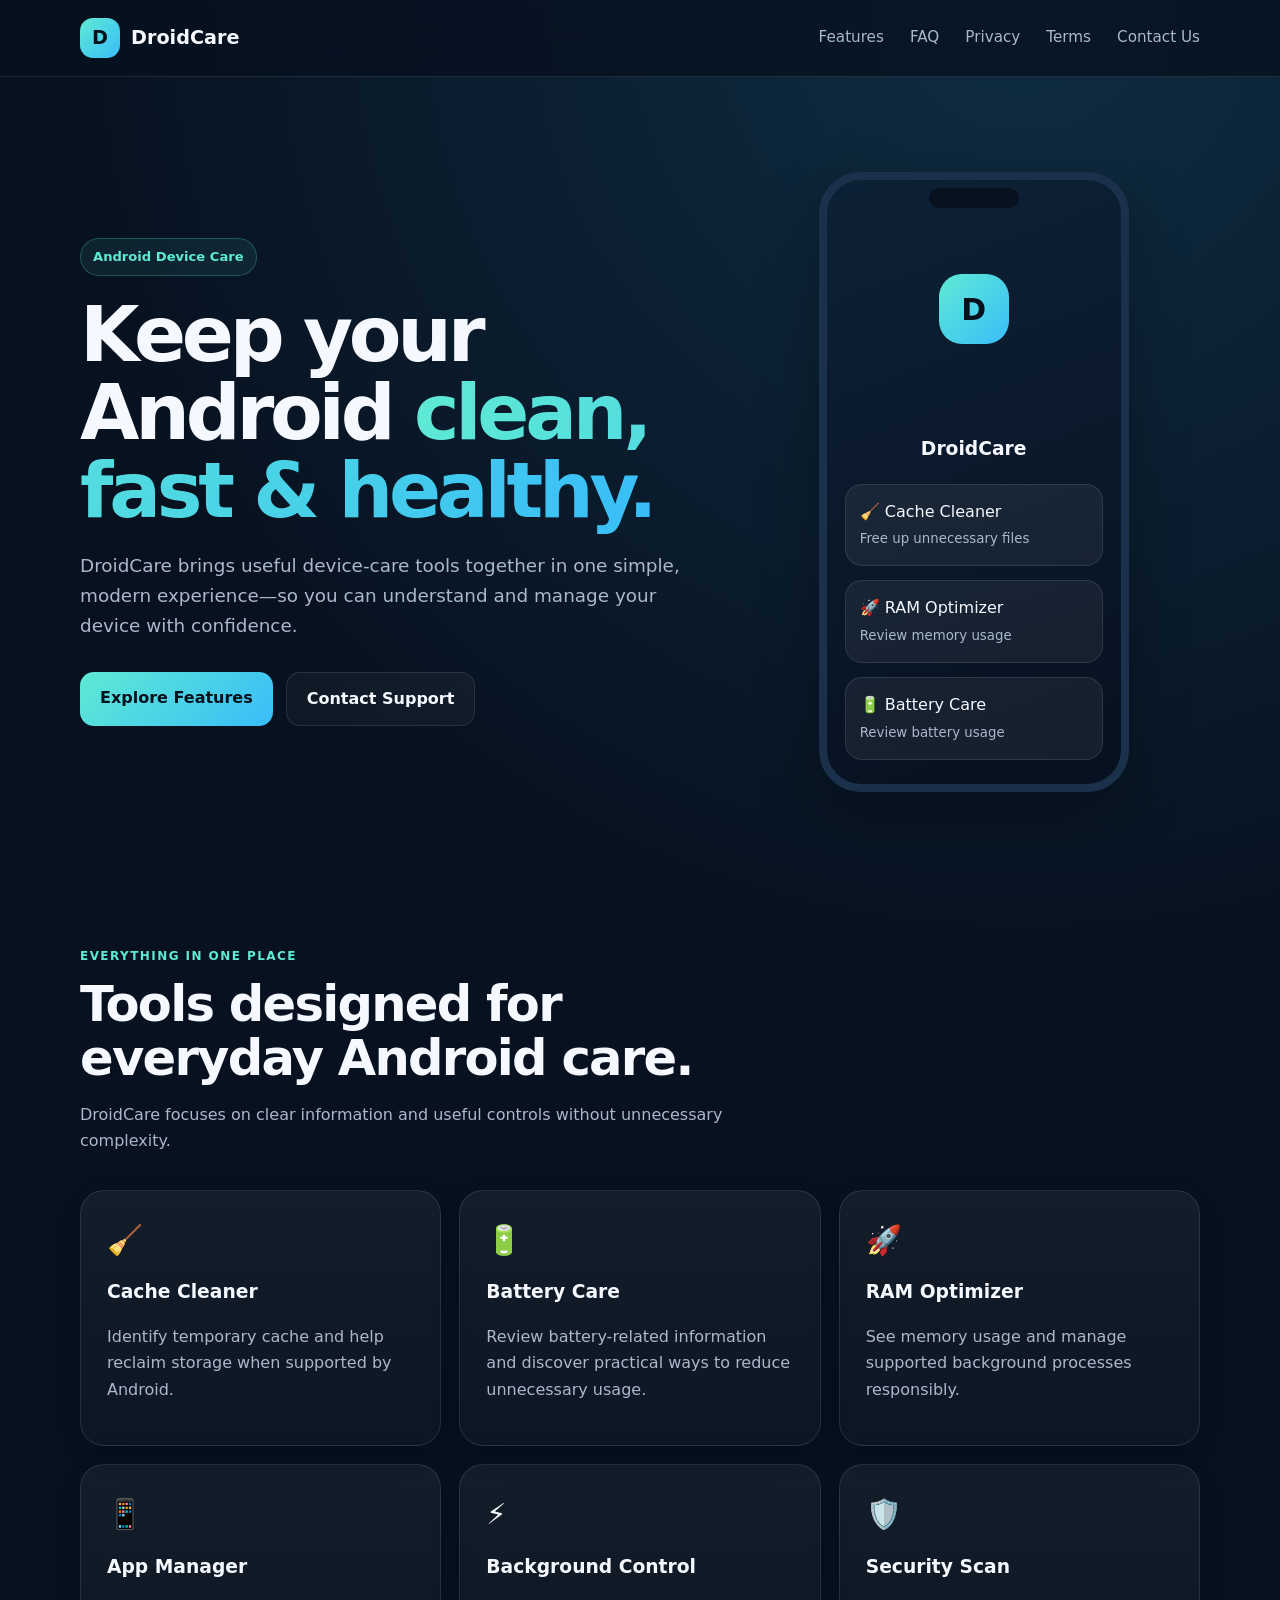
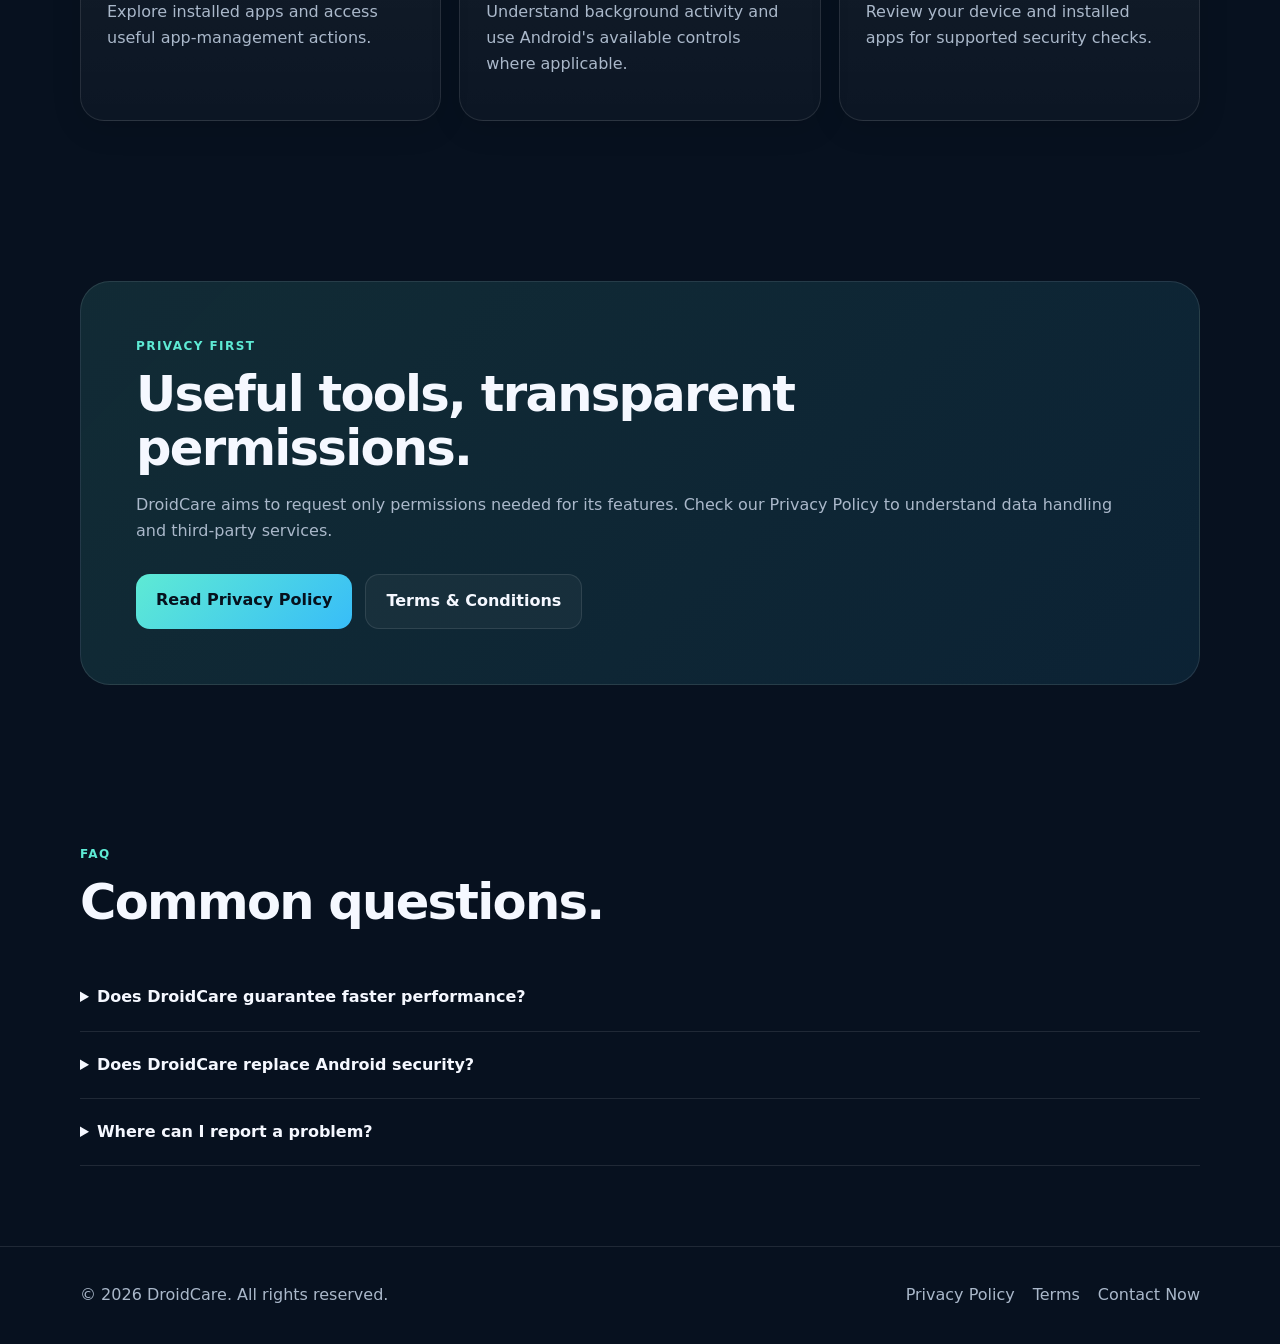
<file: index.html>
<!doctype html><html lang="en"><head><meta charset="utf-8"><meta name="viewport" content="width=device-width,initial-scale=1">
<title>DroidCare — Keep Your Android Clean, Fast & Healthy</title><meta name="description" content="DroidCare is a practical Android utility app for cleaning, optimization, app management and device care.">
<meta name="theme-color" content="#07111f"><link rel="stylesheet" href="assets/css/style.css"></head><body><nav class="nav"><div class="container nav-inner">
<a class="brand" href="index.html"><span class="brand-mark">D</span><span>DroidCare</span></a>
<div class="nav-links"><a href="index.html#features">Features</a><a href="index.html#faq">FAQ</a><a href="privacy-policy.html">Privacy</a><a href="terms-and-conditions.html">Terms</a><a href="contact-us.html">Contact Us</a></div>
</div></nav>
<main><section class="hero container"><div><span class="badge">Android Device Care</span><h1>Keep your Android <span class="gradient">clean, fast & healthy.</span></h1>
<p class="lead">DroidCare brings useful device-care tools together in one simple, modern experience—so you can understand and manage your device with confidence.</p>
<div class="buttons"><a class="btn btn-primary" href="#features">Explore Features</a><a class="btn btn-ghost" href="contact.html">Contact Support</a></div></div>
<div class="phone"><div class="phone-screen"><div class="logo-big">D</div><h3>DroidCare</h3><div class="mini-card">🧹 Cache Cleaner<br><small class="muted">Free up unnecessary files</small></div><div class="mini-card">🚀 RAM Optimizer<br><small class="muted">Review memory usage</small></div><div class="mini-card">🔋 Battery Care<br><small class="muted">Review battery usage</small></div></div></div></section>
<section class="section container" id="features"><div class="section-head"><div class="eyebrow">Everything in one place</div><h2>Tools designed for everyday Android care.</h2><p class="muted">DroidCare focuses on clear information and useful controls without unnecessary complexity.</p></div>
<div class="grid">
<div class="card"><div class="icon">🧹</div><h3>Cache Cleaner</h3><p class="muted">Identify temporary cache and help reclaim storage when supported by Android.</p></div>
<div class="card"><div class="icon">🔋</div><h3>Battery Care</h3><p class="muted">Review battery-related information and discover practical ways to reduce unnecessary usage.</p></div>
<div class="card"><div class="icon">🚀</div><h3>RAM Optimizer</h3><p class="muted">See memory usage and manage supported background processes responsibly.</p></div>
<div class="card"><div class="icon">📱</div><h3>App Manager</h3><p class="muted">Explore installed apps and access useful app-management actions.</p></div>
<div class="card"><div class="icon">⚡</div><h3>Background Control</h3><p class="muted">Understand background activity and use Android's available controls where applicable.</p></div>
<div class="card"><div class="icon">🛡️</div><h3>Security Scan</h3><p class="muted">Review your device and installed apps for supported security checks.</p></div>
</div></section>
<section class="section container"><div class="cta"><div class="eyebrow">Privacy first</div><h2>Useful tools, transparent permissions.</h2><p class="muted">DroidCare aims to request only permissions needed for its features. Check our Privacy Policy to understand data handling and third-party services.</p>
<div class="buttons"><a class="btn btn-primary" href="privacy-policy.html">Read Privacy Policy</a><a class="btn btn-ghost" href="terms.html">Terms & Conditions</a></div></div></section>
<section class="section container faq" id="faq"><div class="section-head"><div class="eyebrow">FAQ</div><h2>Common questions.</h2></div>
<details><summary>Does DroidCare guarantee faster performance?</summary><p class="muted">No. Android manages many system resources automatically, and results can vary by device. DroidCare provides tools and information; it does not guarantee a specific performance improvement.</p></details>
<details><summary>Does DroidCare replace Android security?</summary><p class="muted">No. DroidCare is not a replacement for Android's built-in security protections or a dedicated security product.</p></details>
<details><summary>Where can I report a problem?</summary><p class="muted">Use the Contact Us page to reach support or report a bug.</p></details>
</section></main><footer class="footer"><div class="container footer-row"><div>© <span data-year></span> DroidCare. All rights reserved.</div>
<div class="footer-links"><a href="privacy-policy.html">Privacy Policy</a><a href="terms-and-conditions.html">Terms</a><a href="contact-us.html">Contact Now</a></div></div></footer>
<script src="assets/js/script.js"></script></body></html>
</file>
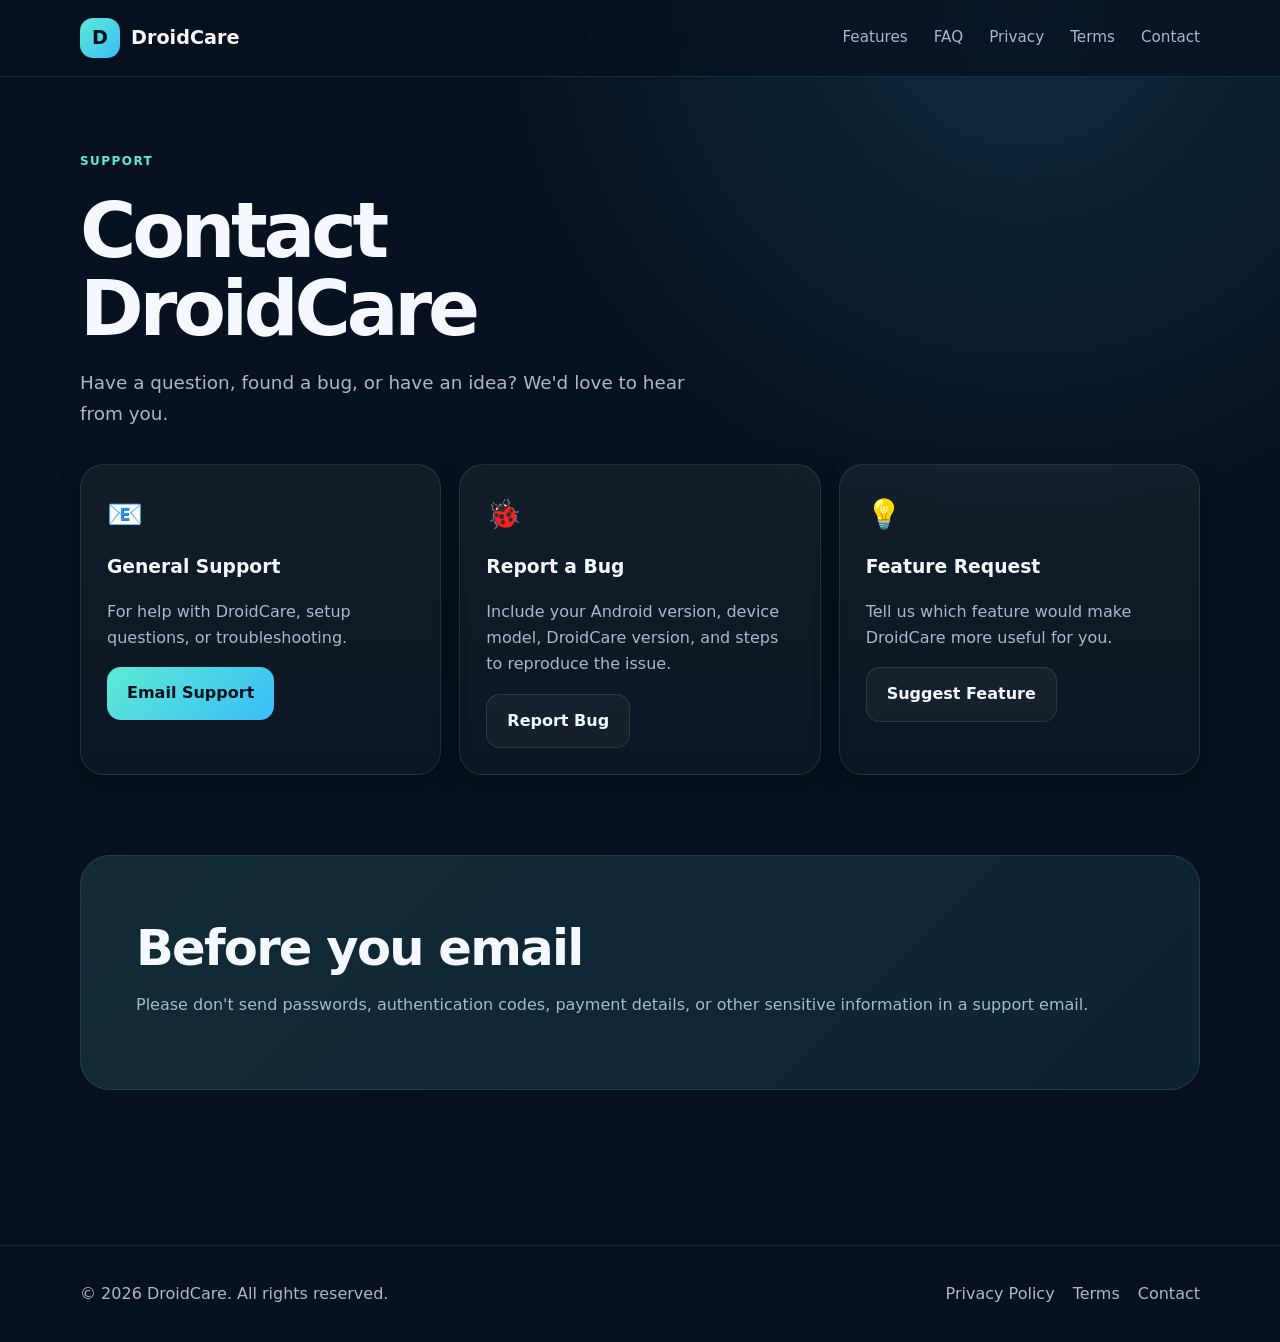
<file: contact-us.html>
<!doctype html><html lang="en"><head><meta charset="utf-8"><meta name="viewport" content="width=device-width,initial-scale=1">
<title>Contact Us — DroidCare</title><meta name="description" content="Contact DroidCare support"><link rel="stylesheet" href="assets/css/style.css"></head><body><nav class="nav"><div class="container nav-inner">
<a class="brand" href="index.html"><span class="brand-mark">D</span><span>DroidCare</span></a>
<div class="nav-links"><a href="index.html#features">Features</a><a href="index.html#faq">FAQ</a><a href="privacy-policy.html">Privacy</a><a href="terms-and-conditions.html">Terms</a><a href="contact-us.html">Contact</a></div>
</div></nav><main class="page container">
<div class="section-head"><div class="eyebrow">Support</div><h1>Contact DroidCare</h1><p class="lead">Have a question, found a bug, or have an idea? We'd love to hear from you.</p></div>
<div class="grid">
<div class="card"><div class="icon">📧</div><h3>General Support</h3><p class="muted">For help with DroidCare, setup questions, or troubleshooting.</p><a class="btn btn-primary" href="mailto:digitalhelpxyz@gmail.com">Email Support</a></div>
<div class="card"><div class="icon">🐞</div><h3>Report a Bug</h3><p class="muted">Include your Android version, device model, DroidCare version, and steps to reproduce the issue.</p><a class="btn btn-ghost" href="mailto:digitalhelpxyz@gmail.com?subject=DroidCare%20Bug%20Report">Report Bug</a></div>
<div class="card"><div class="icon">💡</div><h3>Feature Request</h3><p class="muted">Tell us which feature would make DroidCare more useful for you.</p><a class="btn btn-ghost" href="mailto:digitalhelpxyz@gmail.com?subject=DroidCare%20Feature%20Request">Suggest Feature</a></div>
</div>
<section class="section"><div class="cta"><h2>Before you email</h2><p class="muted">Please don't send passwords, authentication codes, payment details, or other sensitive information in a support email.</p></div></section>
</main><footer class="footer"><div class="container footer-row"><div>© <span data-year></span> DroidCare. All rights reserved.</div>
<div class="footer-links"><a href="privacy-policy.html">Privacy Policy</a><a href="terms-and-conditions.html">Terms</a><a href="contact-us.html">Contact</a></div></div></footer>
<script src="assets/js/script.js"></script></body></html>
</file>
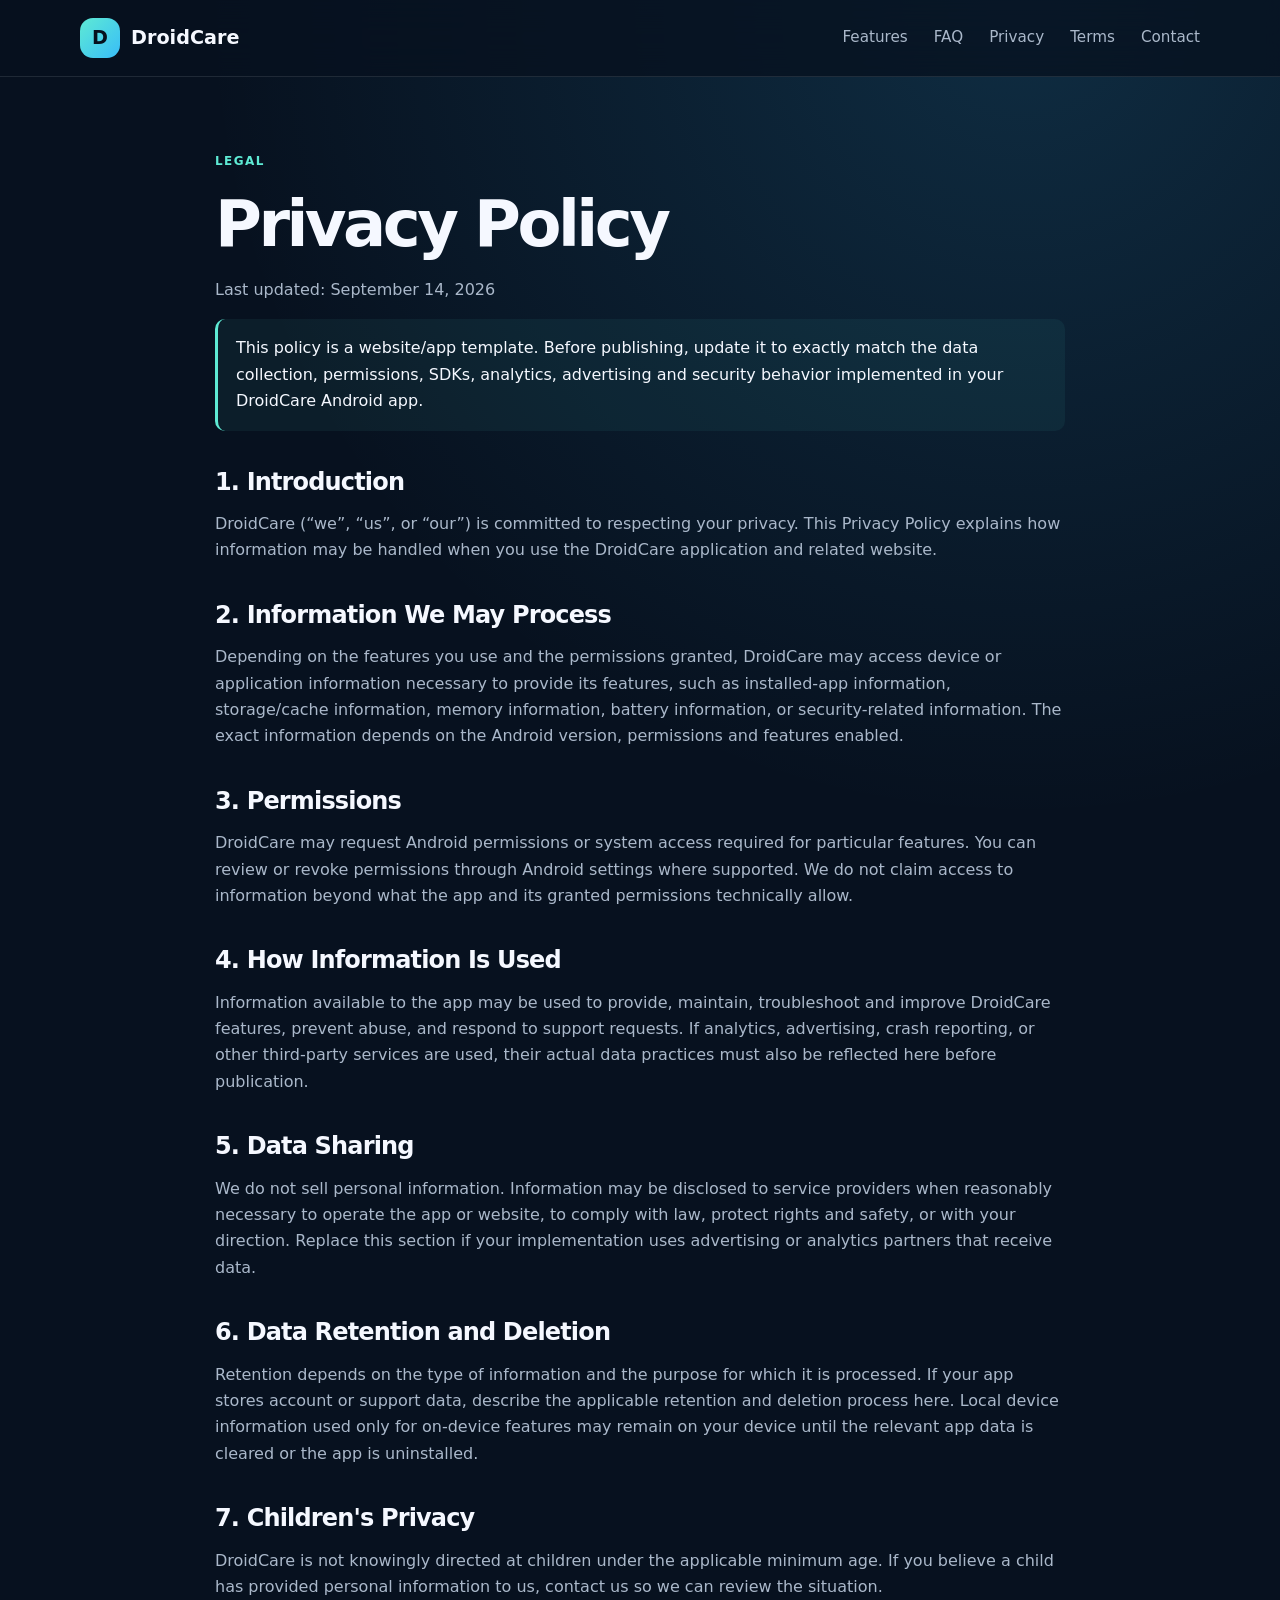
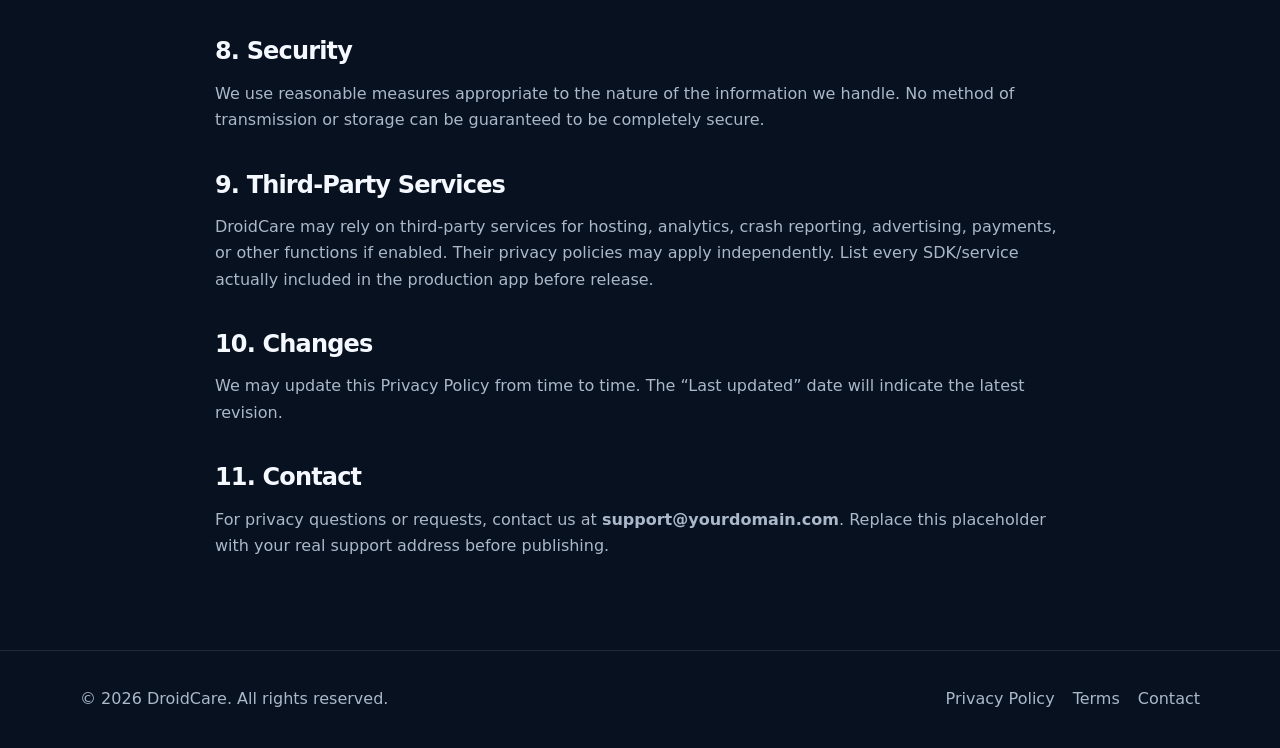
<file: privacy-policy.html>
<!doctype html><html lang="en"><head><meta charset="utf-8"><meta name="viewport" content="width=device-width,initial-scale=1">
<title>Privacy Policy — DroidCare</title><meta name="description" content="DroidCare Privacy Policy"><link rel="stylesheet" href="assets/css/style.css"></head><body><nav class="nav"><div class="container nav-inner">
<a class="brand" href="index.html"><span class="brand-mark">D</span><span>DroidCare</span></a>
<div class="nav-links"><a href="index.html#features">Features</a><a href="index.html#faq">FAQ</a><a href="privacy-policy.html">Privacy</a><a href="terms-and-conditions.html">Terms</a><a href="contact-us.html">Contact</a></div>
</div></nav><main class="page container legal">
<div class="eyebrow">Legal</div><h1>Privacy Policy</h1><p>Last updated: September 14, 2026</p>
<div class="notice">This policy is a website/app template. Before publishing, update it to exactly match the data collection, permissions, SDKs, analytics, advertising and security behavior implemented in your DroidCare Android app.</div>
<h2>1. Introduction</h2><p>DroidCare (“we”, “us”, or “our”) is committed to respecting your privacy. This Privacy Policy explains how information may be handled when you use the DroidCare application and related website.</p>
<h2>2. Information We May Process</h2><p>Depending on the features you use and the permissions granted, DroidCare may access device or application information necessary to provide its features, such as installed-app information, storage/cache information, memory information, battery information, or security-related information. The exact information depends on the Android version, permissions and features enabled.</p>
<h2>3. Permissions</h2><p>DroidCare may request Android permissions or system access required for particular features. You can review or revoke permissions through Android settings where supported. We do not claim access to information beyond what the app and its granted permissions technically allow.</p>
<h2>4. How Information Is Used</h2><p>Information available to the app may be used to provide, maintain, troubleshoot and improve DroidCare features, prevent abuse, and respond to support requests. If analytics, advertising, crash reporting, or other third-party services are used, their actual data practices must also be reflected here before publication.</p>
<h2>5. Data Sharing</h2><p>We do not sell personal information. Information may be disclosed to service providers when reasonably necessary to operate the app or website, to comply with law, protect rights and safety, or with your direction. Replace this section if your implementation uses advertising or analytics partners that receive data.</p>
<h2>6. Data Retention and Deletion</h2><p>Retention depends on the type of information and the purpose for which it is processed. If your app stores account or support data, describe the applicable retention and deletion process here. Local device information used only for on-device features may remain on your device until the relevant app data is cleared or the app is uninstalled.</p>
<h2>7. Children's Privacy</h2><p>DroidCare is not knowingly directed at children under the applicable minimum age. If you believe a child has provided personal information to us, contact us so we can review the situation.</p>
<h2>8. Security</h2><p>We use reasonable measures appropriate to the nature of the information we handle. No method of transmission or storage can be guaranteed to be completely secure.</p>
<h2>9. Third-Party Services</h2><p>DroidCare may rely on third-party services for hosting, analytics, crash reporting, advertising, payments, or other functions if enabled. Their privacy policies may apply independently. List every SDK/service actually included in the production app before release.</p>
<h2>10. Changes</h2><p>We may update this Privacy Policy from time to time. The “Last updated” date will indicate the latest revision.</p>
<h2>11. Contact</h2><p>For privacy questions or requests, contact us at <strong>support@yourdomain.com</strong>. Replace this placeholder with your real support address before publishing.</p>
</main><footer class="footer"><div class="container footer-row"><div>© <span data-year></span> DroidCare. All rights reserved.</div>
<div class="footer-links"><a href="privacy-policy.html">Privacy Policy</a><a href="terms-and-conditions.html">Terms</a><a href="contact-us.html">Contact</a></div></div></footer>
<script src="assets/js/script.js"></script></body></html>
</file>
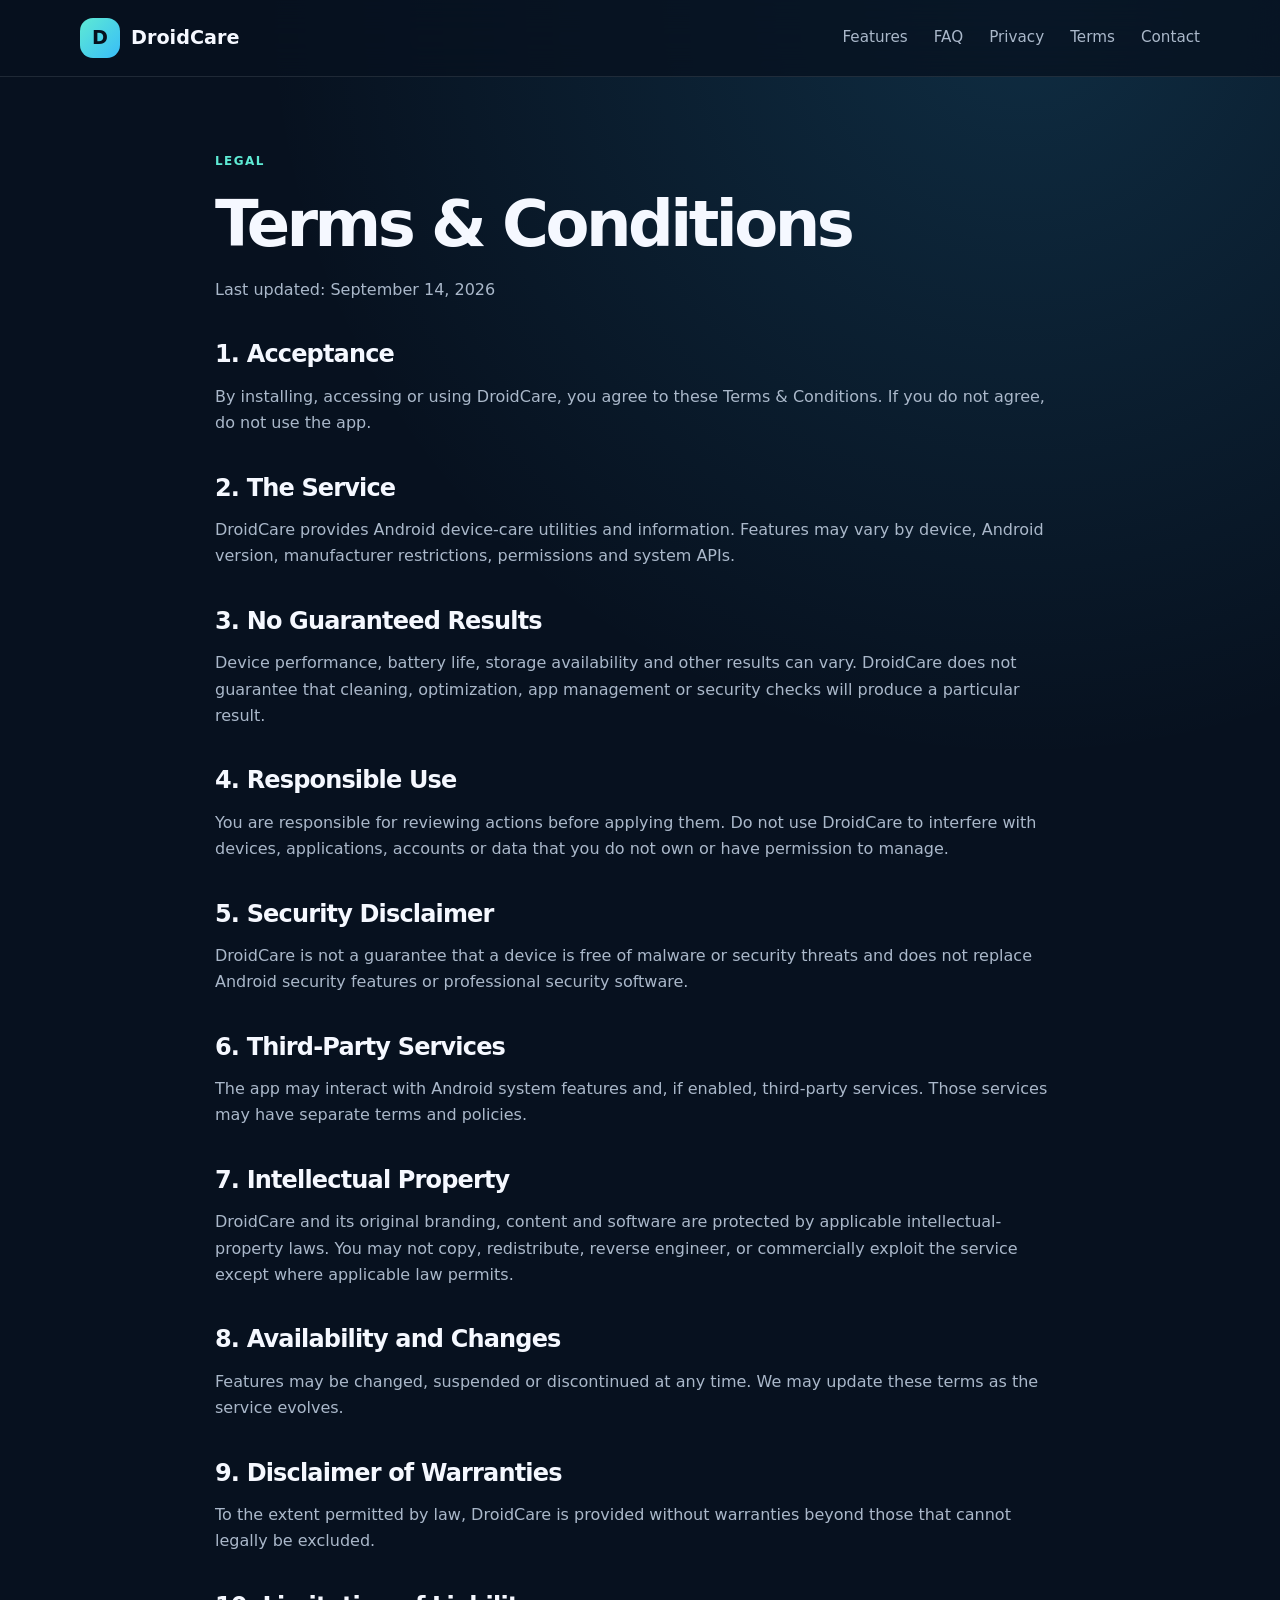
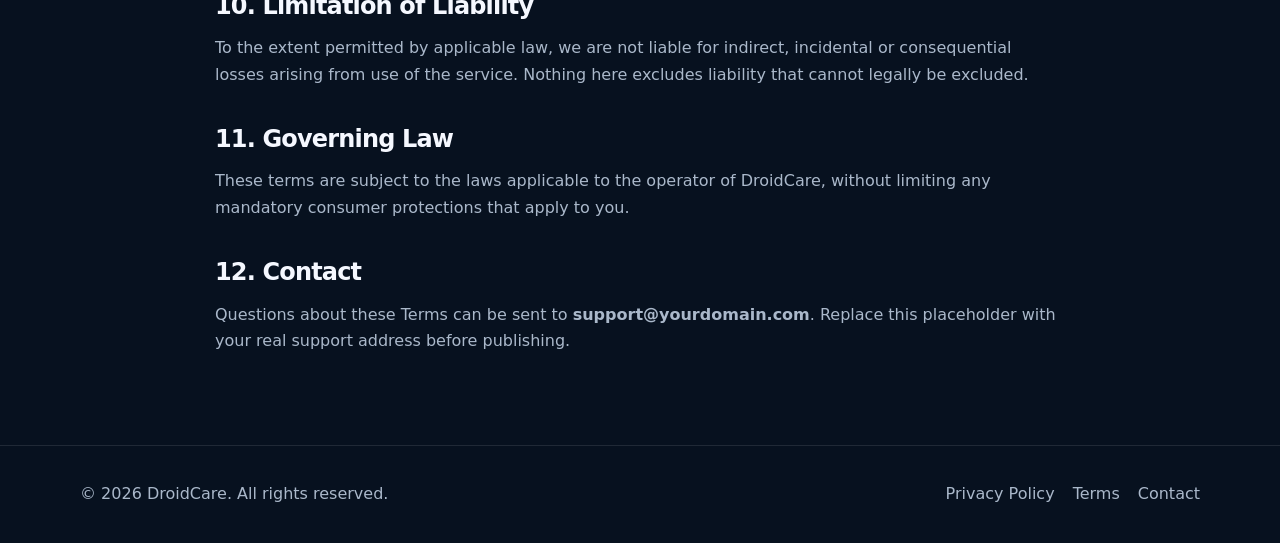
<file: terms-and-conditions.html>
<!doctype html><html lang="en"><head><meta charset="utf-8"><meta name="viewport" content="width=device-width,initial-scale=1">
<title>Terms & Conditions — DroidCare</title><meta name="description" content="DroidCare Terms and Conditions"><link rel="stylesheet" href="assets/css/style.css"></head><body><nav class="nav"><div class="container nav-inner">
<a class="brand" href="index.html"><span class="brand-mark">D</span><span>DroidCare</span></a>
<div class="nav-links"><a href="index.html#features">Features</a><a href="index.html#faq">FAQ</a><a href="privacy-policy.html">Privacy</a><a href="terms.html">Terms</a><a href="contact.html">Contact</a></div>
</div></nav><main class="page container legal">
<div class="eyebrow">Legal</div><h1>Terms & Conditions</h1><p>Last updated: September 14, 2026</p>
<h2>1. Acceptance</h2><p>By installing, accessing or using DroidCare, you agree to these Terms & Conditions. If you do not agree, do not use the app.</p>
<h2>2. The Service</h2><p>DroidCare provides Android device-care utilities and information. Features may vary by device, Android version, manufacturer restrictions, permissions and system APIs.</p>
<h2>3. No Guaranteed Results</h2><p>Device performance, battery life, storage availability and other results can vary. DroidCare does not guarantee that cleaning, optimization, app management or security checks will produce a particular result.</p>
<h2>4. Responsible Use</h2><p>You are responsible for reviewing actions before applying them. Do not use DroidCare to interfere with devices, applications, accounts or data that you do not own or have permission to manage.</p>
<h2>5. Security Disclaimer</h2><p>DroidCare is not a guarantee that a device is free of malware or security threats and does not replace Android security features or professional security software.</p>
<h2>6. Third-Party Services</h2><p>The app may interact with Android system features and, if enabled, third-party services. Those services may have separate terms and policies.</p>
<h2>7. Intellectual Property</h2><p>DroidCare and its original branding, content and software are protected by applicable intellectual-property laws. You may not copy, redistribute, reverse engineer, or commercially exploit the service except where applicable law permits.</p>
<h2>8. Availability and Changes</h2><p>Features may be changed, suspended or discontinued at any time. We may update these terms as the service evolves.</p>
<h2>9. Disclaimer of Warranties</h2><p>To the extent permitted by law, DroidCare is provided without warranties beyond those that cannot legally be excluded.</p>
<h2>10. Limitation of Liability</h2><p>To the extent permitted by applicable law, we are not liable for indirect, incidental or consequential losses arising from use of the service. Nothing here excludes liability that cannot legally be excluded.</p>
<h2>11. Governing Law</h2><p>These terms are subject to the laws applicable to the operator of DroidCare, without limiting any mandatory consumer protections that apply to you.</p>
<h2>12. Contact</h2><p>Questions about these Terms can be sent to <strong>support@yourdomain.com</strong>. Replace this placeholder with your real support address before publishing.</p>
</main><footer class="footer"><div class="container footer-row"><div>© <span data-year></span> DroidCare. All rights reserved.</div>
<div class="footer-links"><a href="privacy-policy.html">Privacy Policy</a><a href="terms.html">Terms</a><a href="contact.html">Contact</a></div></div></footer>
<script src="assets/js/script.js"></script></body></html>
</file>
<file: assets/css/style.css>
:root{
  --bg:#07111f;--bg2:#0d1b2e;--card:#10243b;--text:#f5f8ff;--muted:#aab8ca;
  --primary:#5eead4;--primary2:#38bdf8;--line:rgba(255,255,255,.10);
  --shadow:0 20px 60px rgba(0,0,0,.28);--radius:24px;
}
*{box-sizing:border-box} html{scroll-behavior:smooth}
body{margin:0;font-family:Inter,system-ui,-apple-system,Segoe UI,Roboto,Arial,sans-serif;
background:radial-gradient(circle at 80% 0%,rgba(56,189,248,.16),transparent 32%),var(--bg);
color:var(--text);line-height:1.65} a{color:inherit;text-decoration:none}
.container{width:min(1120px,92%);margin:auto}
.nav{position:sticky;top:0;z-index:20;background:rgba(7,17,31,.78);backdrop-filter:blur(18px);border-bottom:1px solid var(--line)}
.nav-inner{height:76px;display:flex;align-items:center;justify-content:space-between}
.brand{display:flex;gap:11px;align-items:center;font-weight:800;font-size:1.2rem}.brand-mark{width:40px;height:40px;border-radius:13px;
display:grid;place-items:center;background:linear-gradient(135deg,var(--primary),var(--primary2));color:#06111d;font-weight:900}
.nav-links{display:flex;gap:26px;color:var(--muted);font-size:.95rem}.nav-links a:hover{color:var(--text)}
.hero{padding:95px 0 75px;display:grid;grid-template-columns:1.15fr .85fr;gap:55px;align-items:center}
.badge{display:inline-flex;padding:7px 12px;border:1px solid rgba(94,234,212,.25);background:rgba(94,234,212,.08);border-radius:999px;color:var(--primary);font-size:.82rem;font-weight:700}
h1{font-size:clamp(2.7rem,6vw,5.3rem);line-height:1.02;letter-spacing:-.055em;margin:20px 0}
.gradient{background:linear-gradient(100deg,var(--primary),var(--primary2));-webkit-background-clip:text;background-clip:text;color:transparent}
.lead{font-size:1.15rem;color:var(--muted);max-width:650px}.buttons{display:flex;gap:13px;flex-wrap:wrap;margin-top:30px}
.btn{padding:13px 20px;border-radius:14px;font-weight:800;border:1px solid var(--line);display:inline-block}
.btn-primary{background:linear-gradient(135deg,var(--primary),var(--primary2));color:#06111d;border:0}
.btn-ghost{background:rgba(255,255,255,.04)}.btn:hover{transform:translateY(-2px)}
.phone{width:min(310px,80vw);aspect-ratio:9/18;border:8px solid #1b314b;border-radius:42px;margin:auto;background:linear-gradient(160deg,#0d2136,#07111f);
box-shadow:var(--shadow);padding:24px 18px;position:relative}.phone:before{content:"";position:absolute;top:8px;left:50%;transform:translateX(-50%);width:90px;height:20px;border-radius:20px;background:#07111f}
.phone-screen{height:100%;display:flex;flex-direction:column;justify-content:center;gap:14px}.logo-big{width:70px;height:70px;border-radius:23px;display:grid;place-items:center;
background:linear-gradient(135deg,var(--primary),var(--primary2));color:#06111d;font-size:30px;font-weight:900;margin:auto}.phone h3{text-align:center;margin:5px 0}.mini-card{padding:14px;border-radius:17px;background:rgba(255,255,255,.06);border:1px solid var(--line)}
.section{padding:80px 0}.section-head{max-width:700px;margin-bottom:35px}.eyebrow{color:var(--primary);font-weight:800;text-transform:uppercase;letter-spacing:.12em;font-size:.75rem}
h2{font-size:clamp(2rem,4vw,3.1rem);line-height:1.1;letter-spacing:-.035em;margin:10px 0 14px}.muted{color:var(--muted)}
.grid{display:grid;grid-template-columns:repeat(3,1fr);gap:18px}.card{background:linear-gradient(180deg,rgba(255,255,255,.055),rgba(255,255,255,.025));
border:1px solid var(--line);border-radius:var(--radius);padding:26px;box-shadow:0 8px 30px rgba(0,0,0,.12)}.icon{font-size:1.8rem}.card h3{margin:13px 0 7px}
.cta{padding:55px;border-radius:30px;background:linear-gradient(135deg,rgba(94,234,212,.12),rgba(56,189,248,.10));border:1px solid var(--line)}
.faq details{padding:20px 0;border-bottom:1px solid var(--line)}.faq summary{cursor:pointer;font-weight:800}
.footer{border-top:1px solid var(--line);padding:35px 0;color:var(--muted)}.footer-row{display:flex;justify-content:space-between;gap:20px;flex-wrap:wrap}.footer-links{display:flex;gap:18px}
.page{padding:75px 0}.legal{max-width:850px}.legal h1{font-size:clamp(2.4rem,5vw,4rem)}.legal h2{font-size:1.5rem;margin-top:38px}.legal p,.legal li{color:var(--muted)}
.notice{padding:16px 18px;border-left:3px solid var(--primary);background:rgba(94,234,212,.06);border-radius:10px}
@media(max-width:800px){.nav-links{display:none}.hero{grid-template-columns:1fr;padding-top:65px}.grid{grid-template-columns:1fr}.section{padding:60px 0}.cta{padding:30px}}
</file>
